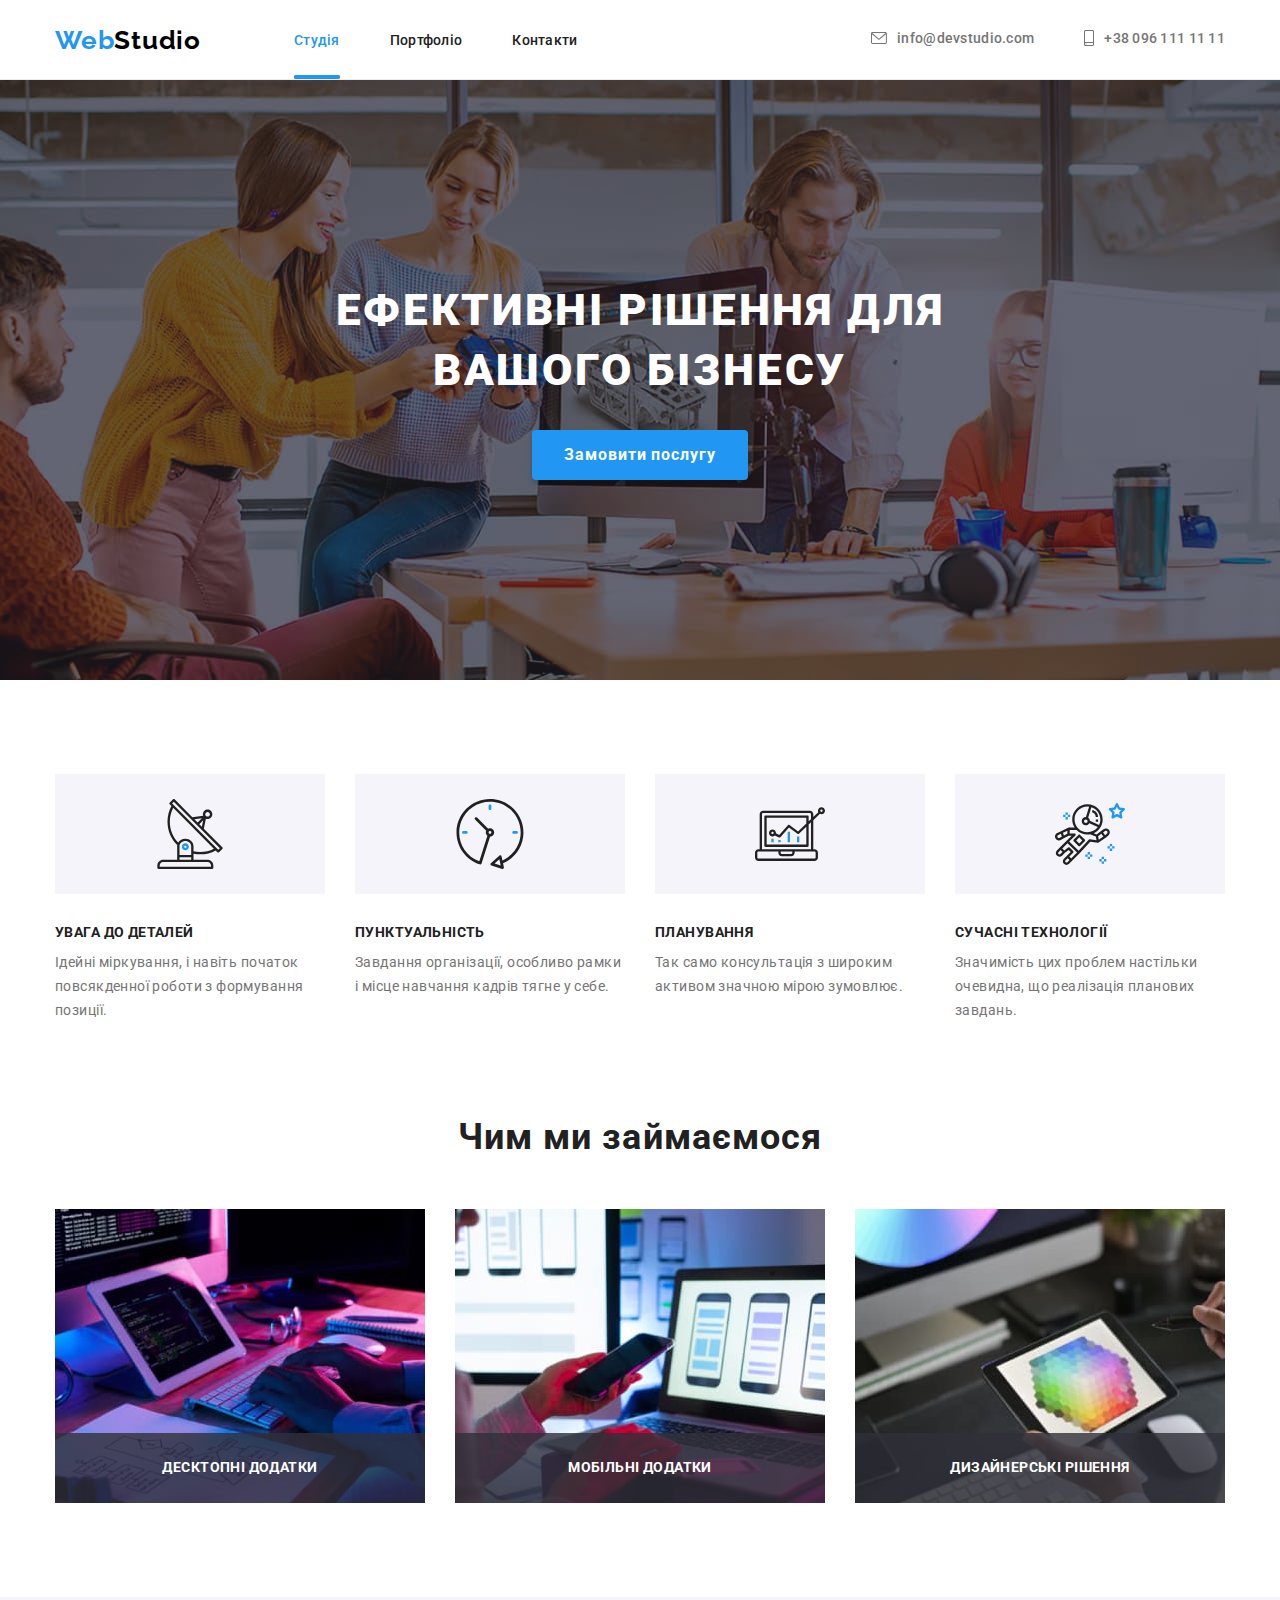
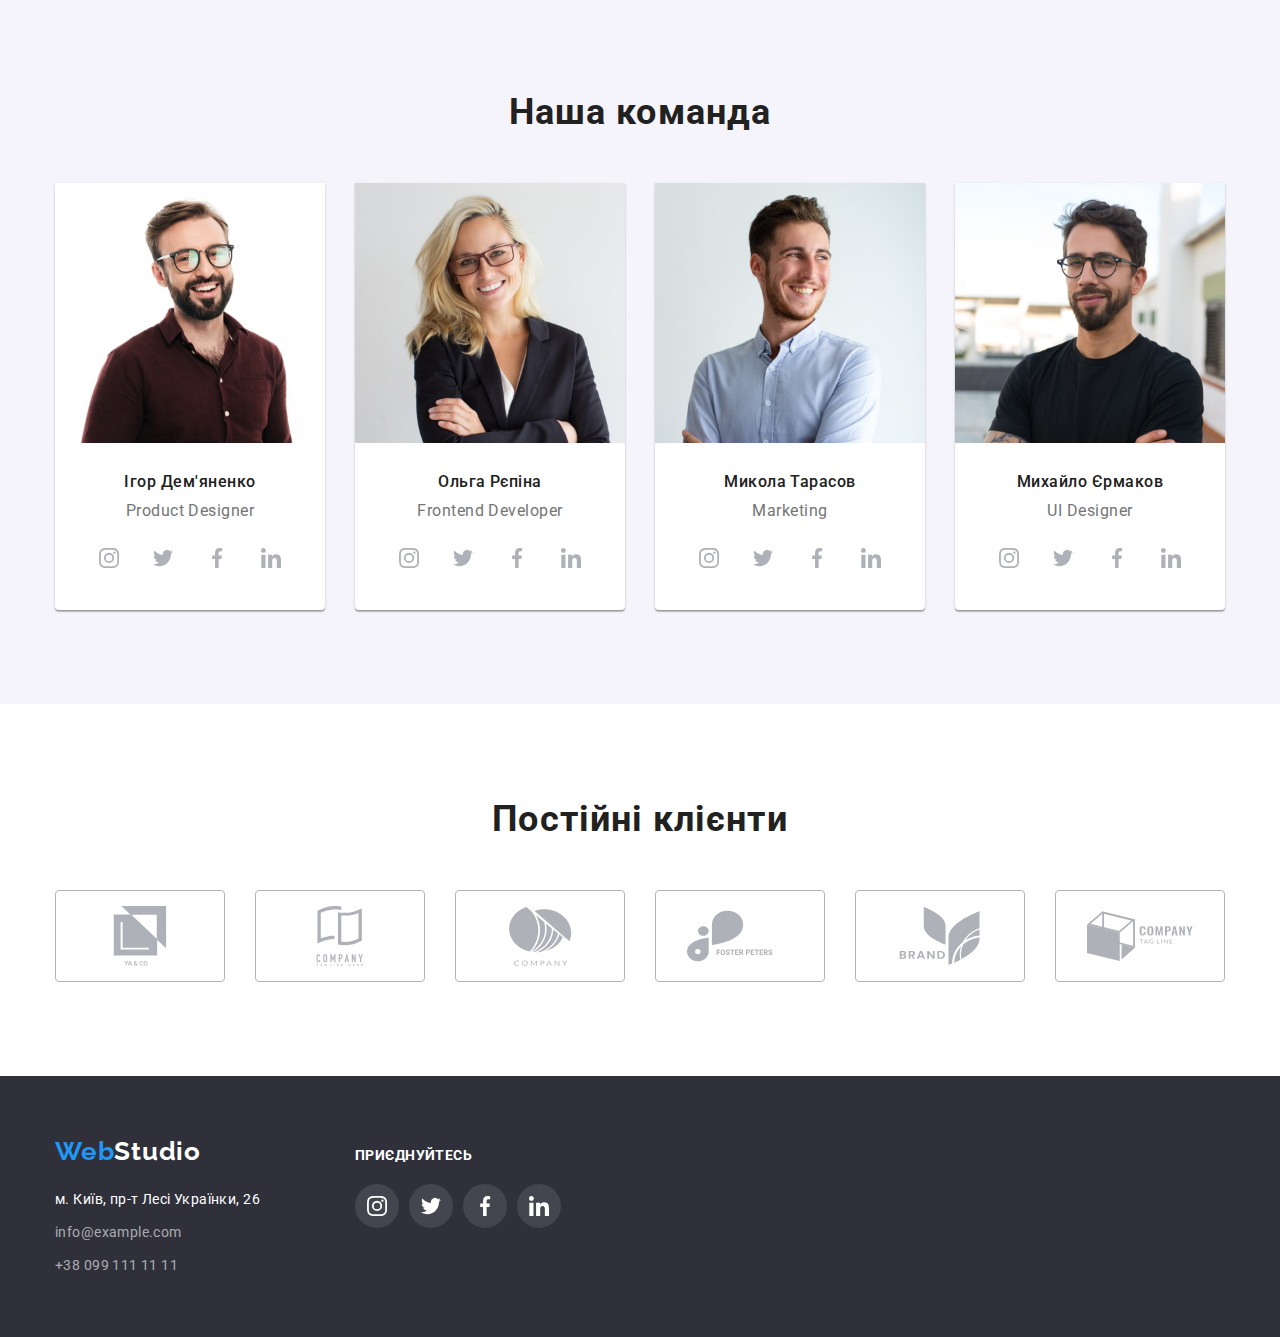
<file: index.html>
<!DOCTYPE html>
<html lang="uk">
  <head>
    <meta charset="UTF-8" />
    <meta http-equiv="X-UA-Compatible" content="IE=edge" />
    <meta name="viewport" content="width=device-width, initial-scale=1.0" />
    <title>Cтудія</title>
    <link
      href="https://fonts.googleapis.com/css2?family=Raleway:wght@700&family=Roboto:wght@400;500;700;900&display=swap"
      rel="stylesheet"
    />
    <link
      rel="stylesheet"
      href="https://cdnjs.cloudflare.com/ajax/libs/modern-normalize/1.0.0/modern-normalize.min.css"
    />
    <link rel="stylesheet" href="./css/styles.css" />
  </head>
  <body>
    <header class="page-header">
      <div class="container main-nav">
        <nav class="main-nav">
          <a href="./index.html" class="logo link"> <span class="accent">Web</span>Studio </a>

          <ul class="site-nav list">
            <li class="nav-list-item current">
              <a href="./index.html" class="site-nav-link link current">Студія</a>
            </li>
            <li class="nav-list-item">
              <a href="./portfolio.html" class="site-nav-link link">Портфоліо</a>
            </li>
            <li class="nav-list-item"><a href="" class="site-nav-link link">Контакти</a></li>
          </ul>
        </nav>

        <ul class="contacts-list list">
          <li class="contacts-list-item">
            <a href="mailto:info@devstudio.com" class="contacts-link link">
              <svg class="icon-contacts" width="16" height="12">
                <use href="./images/icons.svg#envelope"></use>
              </svg>
              info@devstudio.com
            </a>
          </li>
          <li class="contacts-list-item">
            <a href="tel:+380961111111" class="contacts-link link">
              <svg class="icon-contacts" width="10" height="16">
                <use href="./images/icons.svg#phone"></use>
              </svg>
              +38 096 111 11 11
            </a>
          </li>
        </ul>
      </div>
    </header>
    <main>
      <section class="section-hero">
        <div class="container">
          <h1 class="hero-title">Ефективні рішення для вашого бізнесу</h1>
          <button type="button" class="button" data-modal-open>Замовити послугу</button>
        </div>
      </section>

      <section class="section">
        <div class="container">
          <h2 class="visually-hidden">Особливості</h2>

          <ul class="feature-list list">
            <li class="feature-list-item">
              <div class="icon-container">
                <svg width="70" height="70">
                  <use href="./images/icons.svg#antenna"></use>
                </svg>
              </div>
              <h3 class="feature-list-title">Увага до деталей</h3>
              <p class="feature-list-text">
                Ідейні міркування, і навіть початок повсякденної роботи з формування позиції.
              </p>
            </li>
            <li class="feature-list-item">
              <div class="icon-container">
                <svg width="70" height="70">
                  <use href="./images/icons.svg#clock"></use>
                </svg>
              </div>
              <h3 class="feature-list-title">Пунктуальність</h3>
              <p class="feature-list-text">
                Завдання організації, особливо рамки і місце навчання кадрів тягне у себе.
              </p>
            </li>
            <li class="feature-list-item">
              <div class="icon-container">
                <svg width="70" height="70">
                  <use href="./images/icons.svg#diagram"></use>
                </svg>
              </div>
              <h3 class="feature-list-title">Планування</h3>
              <p class="feature-list-text">
                Так само консультація з широким активом значною мірою зумовлює.
              </p>
            </li>
            <li class="feature-list-item">
              <div class="icon-container">
                <svg width="70" height="70">
                  <use href="./images/icons.svg#astronaut"></use>
                </svg>
              </div>
              <h3 class="feature-list-title">Сучасні технології</h3>
              <p class="feature-list-text">
                Значимість цих проблем настільки очевидна, що реалізація планових завдань.
              </p>
            </li>
          </ul>
        </div>
      </section>

      <section class="section section-doing">
        <div class="container">
          <h2 class="section-title">Чим ми займаємося</h2>

          <ul class="doing-list list">
            <li class="doing-list-item">
              <img src="./images/main/box1.jpg" alt="Розробка веб-сторінок" width="370" />
              <h3 class="doing-list-title">Десктопні додатки</h3>
            </li>
            <li class="doing-list-item">
              <img src="./images/main/box2.jpg" alt="Адаптиви" width="370" />
              <h3 class="doing-list-title">Мобільні додатки</h3>
            </li>
            <li class="doing-list-item">
              <img src="./images/main/box3.jpg" alt="Дизайн" width="370" />
              <h3 class="doing-list-title">Дизайнерські рішення</h3>
            </li>
          </ul>
        </div>
      </section>

      <section class="section gray">
        <div class="container">
          <h2 class="section-title">Наша команда</h2>

          <ul class="team-list list">
            <li class="team-card">
              <img src="./images/main/team-card-one.jpg" alt="" width="270" />
              <div class="team-text-container">
                <h3 class="team-title">Ігор Дем'яненко</h3>
                <p class="team-text">Product Designer</p>
                <ul class="social-list list">
                  <li class="social-item">
                    <a
                      href="https://instagram.com"
                      target="_blank"
                      rel="nofollow noopener noreferrer"
                      class="social-link"
                    >
                      <svg class="social-icon" width="20" height="20">
                        <use href="./images/icons.svg#instagram"></use>
                      </svg>
                    </a>
                  </li>
                  <li class="social-item">
                    <a
                      href="https://twitter.com/"
                      target="_blank"
                      rel="nofollow noopener noreferrer"
                      class="social-link"
                    >
                      <svg class="social-icon" width="20" height="20">
                        <use href="./images/icons.svg#twitter"></use>
                      </svg>
                    </a>
                  </li>
                  <li class="social-item">
                    <a
                      href="https://www.facebook.com/"
                      target="_blank"
                      rel="nofollow noopener noreferrer"
                      class="social-link"
                    >
                      <svg class="social-icon" width="20" height="20">
                        <use href="./images/icons.svg#facebook"></use>
                      </svg>
                    </a>
                  </li>
                  <li class="social-item">
                    <a
                      href="https://www.linkedin.com/"
                      target="_blank"
                      rel="nofollow noopener noreferrer"
                      class="social-link"
                    >
                      <svg class="social-icon" width="20" height="20">
                        <use href="./images/icons.svg#linkedin"></use>
                      </svg>
                    </a>
                  </li>
                </ul>
              </div>
            </li>
            <li class="team-card">
              <img src="./images/main/team-card-two.jpg" alt="" width="270" />
              <div class="team-text-container">
                <h3 class="team-title">Ольга Рєпіна</h3>
                <p class="team-text">Frontend Developer</p>
                <ul class="social-list list">
                  <li class="social-item">
                    <a
                      href="https://instagram.com"
                      target="_blank"
                      rel="nofollow noopener noreferrer"
                      class="social-link"
                    >
                      <svg class="social-icon" width="20" height="20">
                        <use href="./images/icons.svg#instagram"></use>
                      </svg>
                    </a>
                  </li>
                  <li class="social-item">
                    <a
                      href="https://twitter.com/"
                      target="_blank"
                      rel="nofollow noopener noreferrer"
                      class="social-link"
                    >
                      <svg class="social-icon" width="20" height="20">
                        <use href="./images/icons.svg#twitter"></use>
                      </svg>
                    </a>
                  </li>
                  <li class="social-item">
                    <a
                      href="https://www.facebook.com/"
                      target="_blank"
                      rel="nofollow noopener noreferrer"
                      class="social-link"
                    >
                      <svg class="social-icon" width="20" height="20">
                        <use href="./images/icons.svg#facebook"></use>
                      </svg>
                    </a>
                  </li>
                  <li class="social-item">
                    <a
                      href="https://www.linkedin.com/"
                      target="_blank"
                      rel="nofollow noopener noreferrer"
                      class="social-link"
                    >
                      <svg class="social-icon" width="20" height="20">
                        <use href="./images/icons.svg#linkedin"></use>
                      </svg>
                    </a>
                  </li>
                </ul>
              </div>
            </li>
            <li class="team-card">
              <img src="./images/main/team-card-three.jpg" alt="" width="270" />
              <div class="team-text-container">
                <h3 class="team-title">Микола Тарасов</h3>
                <p class="team-text">Marketing</p>
                <ul class="social-list list">
                  <li class="social-item">
                    <a
                      href="https://instagram.com"
                      target="_blank"
                      rel="nofollow noopener noreferrer"
                      class="social-link"
                    >
                      <svg class="social-icon" width="20" height="20">
                        <use href="./images/icons.svg#instagram"></use>
                      </svg>
                    </a>
                  </li>
                  <li class="social-item">
                    <a
                      href="https://twitter.com/"
                      target="_blank"
                      rel="nofollow noopener noreferrer"
                      class="social-link"
                    >
                      <svg class="social-icon" width="20" height="20">
                        <use href="./images/icons.svg#twitter"></use>
                      </svg>
                    </a>
                  </li>
                  <li class="social-item">
                    <a
                      href="https://www.facebook.com/"
                      target="_blank"
                      rel="nofollow noopener noreferrer"
                      class="social-link"
                    >
                      <svg class="social-icon" width="20" height="20">
                        <use href="./images/icons.svg#facebook"></use>
                      </svg>
                    </a>
                  </li>
                  <li class="social-item">
                    <a
                      href="https://www.linkedin.com/"
                      target="_blank"
                      rel="nofollow noopener noreferrer"
                      class="social-link"
                    >
                      <svg class="social-icon" width="20" height="20">
                        <use href="./images/icons.svg#linkedin"></use>
                      </svg>
                    </a>
                  </li>
                </ul>
              </div>
            </li>
            <li class="team-card">
              <img src="./images/main/team-card-four.jpg" alt="" width="270" />
              <div class="team-text-container">
                <h3 class="team-title">Михайло Єрмаков</h3>
                <p class="team-text">UI Designer</p>
                <ul class="social-list list">
                  <li class="social-item">
                    <a
                      href="https://instagram.com"
                      target="_blank"
                      rel="nofollow noopener noreferrer"
                      class="social-link"
                    >
                      <svg class="social-icon" width="20" height="20">
                        <use href="./images/icons.svg#instagram"></use>
                      </svg>
                    </a>
                  </li>
                  <li class="social-item">
                    <a
                      href="https://twitter.com/"
                      target="_blank"
                      rel="nofollow noopener noreferrer"
                      class="social-link"
                    >
                      <svg class="social-icon" width="20" height="20">
                        <use href="./images/icons.svg#twitter"></use>
                      </svg>
                    </a>
                  </li>
                  <li class="social-item">
                    <a
                      href="https://www.facebook.com/"
                      target="_blank"
                      rel="nofollow noopener noreferrer"
                      class="social-link"
                    >
                      <svg class="social-icon" width="20" height="20">
                        <use href="./images/icons.svg#facebook"></use>
                      </svg>
                    </a>
                  </li>
                  <li class="social-item">
                    <a
                      href="https://www.linkedin.com/"
                      target="_blank"
                      rel="nofollow noopener noreferrer"
                      class="social-link"
                    >
                      <svg class="social-icon" width="20" height="20">
                        <use href="./images/icons.svg#linkedin"></use>
                      </svg>
                    </a>
                  </li>
                </ul>
              </div>
            </li>
          </ul>
        </div>
      </section>

      <section class="section">
        <div class="container">
          <h2 class="section-title">Постійні клієнти</h2>
          <ul class="partner-list list">
            <li class="partner-item">
              <a href="" class="partner-link">
                <svg class="social-icon" width="106" height="60">
                  <use href="./images/icons.svg#client1"></use>
                </svg>
              </a>
            </li>
            <li class="partner-item">
              <a href="" class="partner-link">
                <svg class="social-icon" width="106" height="60">
                  <use href="./images/icons.svg#client2"></use>
                </svg>
              </a>
            </li>
            <li class="partner-item">
              <a href="" class="partner-link">
                <svg class="social-icon" width="106" height="60">
                  <use href="./images/icons.svg#client3"></use>
                </svg>
              </a>
            </li>
            <li class="partner-item">
              <a href="" class="partner-link">
                <svg class="social-icon" width="106" height="60">
                  <use href="./images/icons.svg#client4"></use>
                </svg>
              </a>
            </li>
            <li class="partner-item">
              <a href="" class="partner-link">
                <svg class="social-icon" width="106" height="60">
                  <use href="./images/icons.svg#client5"></use>
                </svg>
              </a>
            </li>
            <li class="partner-item">
              <a href="" class="partner-link">
                <svg class="social-icon" width="106" height="60">
                  <use href="./images/icons.svg#client6"></use>
                </svg>
              </a>
            </li>
          </ul>
        </div>
      </section>
    </main>

    <footer class="page-footer">
      <div class="container footer-container">
        <div class="address-container">
          <a href="./index.html" class="logo-footer link">
            <span class="accent">Web</span>Studio
          </a>

          <address>
            <ul class="list">
              <li class="list-item">
                <a
                  href="https://www.google.com/maps/place/%D0%B1%D1%83%D0%BB.+%D0%9B%D0%B5%D1%81%D0%B8+%D0%A3%D0%BA%D1%80%D0%B0%D0%B8%D0%BD%D0%BA%D0%B8,+26,+%D0%9A%D0%B8%D0%B5%D0%B2,+%D0%A3%D0%BA%D1%80%D0%B0%D0%B8%D0%BD%D0%B0,+02000/@50.4265807,30.5383858,17z/data=!3m1!4b1!4m5!3m4!1s0x40d4cf0e033ecbe9:0x57a4dffefec77da0!8m2!3d50.4265807!4d30.5383858"
                  class="address"
                >
                  м. Київ, пр-т Лесі Українки, 26
                </a>
              </li>
              <li class="list-item">
                <a href="mailto:info@example.com" class="address-contacts-link link"
                  >info@example.com</a
                >
              </li>
              <li class="list-item">
                <a href="tel:+380991111111" class="address-contacts-link link">+38 099 111 11 11</a>
              </li>
            </ul>
          </address>
        </div>
        <div class="social-links-container">
          <p class="social-text">Приєднуйтесь</p>
          <ul class="social-list list">
            <li class="social-item">
              <a
                href="https://instagram.com"
                target="_blank"
                rel="nofollow noopener noreferrer"
                class="social-link company-social-link"
              >
                <svg class="footer-social-icon social-icon" width="20" height="20">
                  <use href="./images/icons.svg#instagram"></use>
                </svg>
              </a>
            </li>
            <li class="social-item">
              <a
                href="https://twitter.com/"
                target="_blank"
                rel="nofollow noopener noreferrer"
                class="social-link company-social-link"
              >
                <svg class="footer-social-icon social-icon" width="20" height="20">
                  <use href="./images/icons.svg#twitter"></use>
                </svg>
              </a>
            </li>
            <li class="social-item">
              <a
                href="https://www.facebook.com/"
                target="_blank"
                rel="nofollow noopener noreferrer"
                class="social-link company-social-link"
              >
                <svg class="footer-social-icon social-icon" width="20" height="20">
                  <use href="./images/icons.svg#facebook"></use>
                </svg>
              </a>
            </li>
            <li class="social-item">
              <a
                href="https://www.linkedin.com/"
                target="_blank"
                rel="nofollow noopener noreferrer"
                class="social-link company-social-link"
              >
                <svg class="footer-social-icon social-icon" width="20" height="20">
                  <use href="./images/icons.svg#linkedin"></use>
                </svg>
              </a>
            </li>
          </ul>
        </div>
      </div>
    </footer>

    <div class="backdrop is-hidden" data-modal>
      <div class="modal">
        <button type="button" class="button-close" data-modal-close>
          <svg width="18" height="18">
            <use href="./images/icons.svg#close"></use>
          </svg>
        </button>
      </div>
    </div>
    <script src="./js/fixed-header.js"></script>
    <script src="./js/modal.js"></script>
  </body>
</html>
</file>
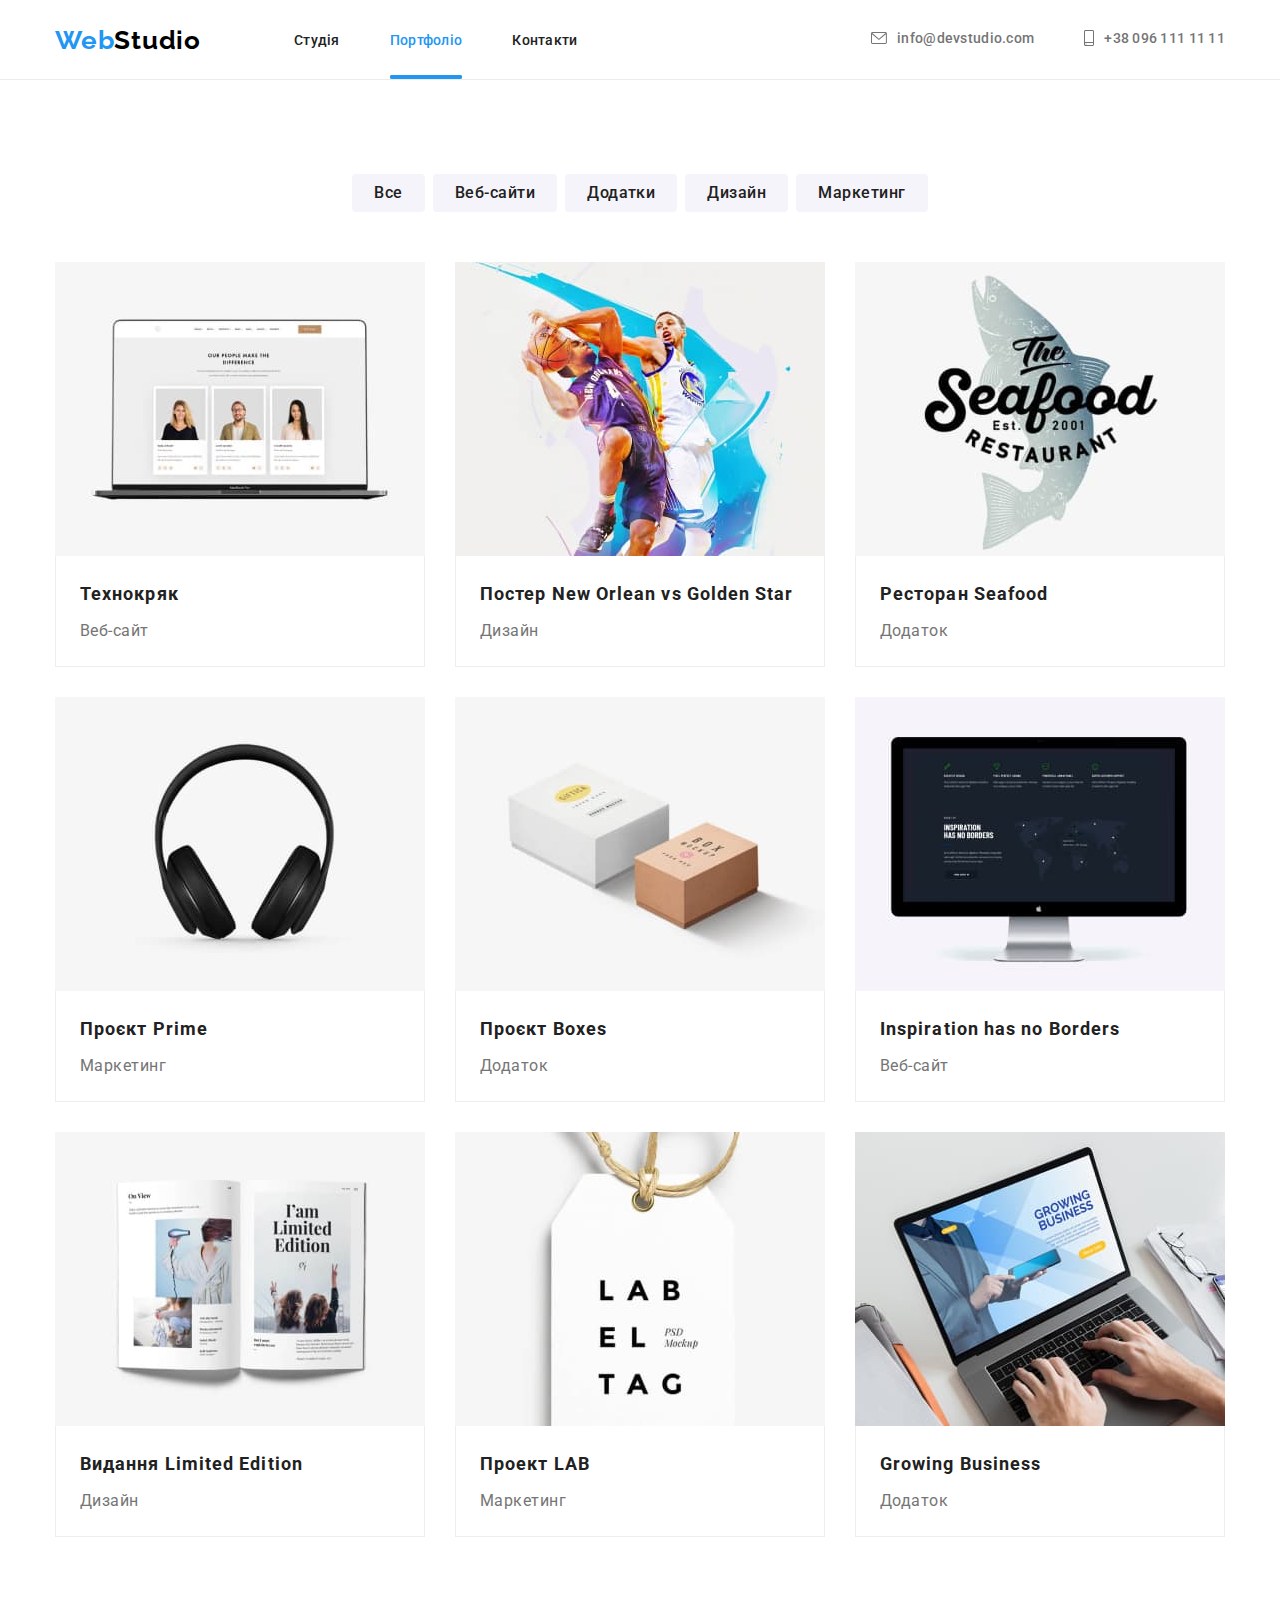
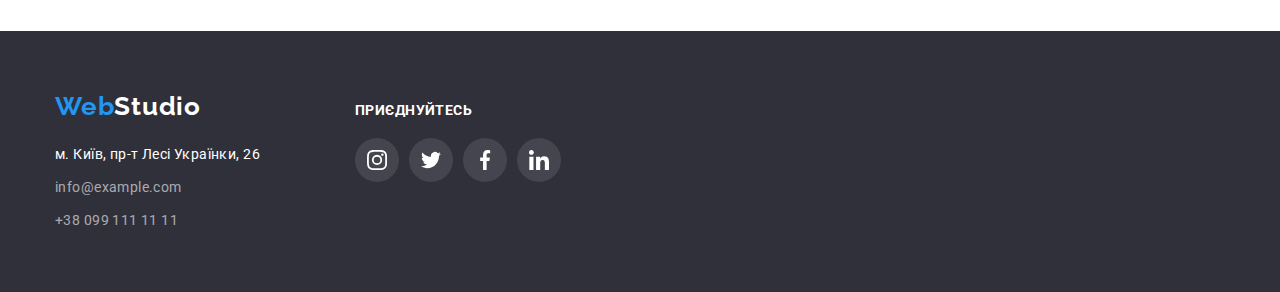
<file: portfolio.html>
<!DOCTYPE html>
<html lang="uk">
  <head>
    <meta charset="UTF-8" />
    <meta http-equiv="X-UA-Compatible" content="IE=edge" />
    <meta name="viewport" content="width=device-width, initial-scale=1.0" />
    <title>Портфоліо</title>
    <link
      href="https://fonts.googleapis.com/css2?family=Raleway:wght@700&family=Roboto:wght@400;500;700;900&display=swap"
      rel="stylesheet"
    />
    <link
      rel="stylesheet"
      href="https://cdnjs.cloudflare.com/ajax/libs/modern-normalize/1.0.0/modern-normalize.min.css"
    />
    <link rel="stylesheet" href="./css/styles.css" />
  </head>
  <body>
    <header class="page-header">
      <div class="container main-nav">
        <nav class="main-nav">
          <a href="./index.html" class="logo link"> <span class="accent">Web</span>Studio </a>

          <ul class="site-nav list">
            <li class="nav-list-item">
              <a href="./index.html" class="site-nav-link link">Студія</a>
            </li>
            <li class="nav-list-item current">
              <a href="./portfolio.html" class="site-nav-link link current">Портфоліо</a>
            </li>
            <li class="nav-list-item"><a href="" class="site-nav-link link">Контакти</a></li>
          </ul>
        </nav>

        <ul class="contacts-list list">
          <li class="contacts-list-item">
            <a href="mailto:info@devstudio.com" class="contacts-link link">
              <svg class="icon-contacts" width="16" height="12">
                <use href="./images/icons.svg#envelope"></use>
              </svg>
              info@devstudio.com
            </a>
          </li>
          <li class="contacts-list-item">
            <a href="tel:+380961111111" class="contacts-link link">
              <svg class="icon-contacts" width="10" height="16">
                <use href="./images/icons.svg#phone"></use>
              </svg>
              +38 096 111 11 11
            </a>
          </li>
        </ul>
      </div>
    </header>

    <main>
      <section class="section">
        <div class="container">
          <h1 class="visually-hidden">Портфоліо</h1>

          <ul class="sort-list list">
            <li class="sort-list-item">
              <button type="button" class="sort-list-button">Все</button>
            </li>
            <li class="sort-list-item">
              <button type="button" class="sort-list-button">Веб-сайти</button>
            </li>
            <li class="sort-list-item">
              <button type="button" class="sort-list-button">Додатки</button>
            </li>
            <li class="sort-list-item">
              <button type="button" class="sort-list-button">Дизайн</button>
            </li>
            <li class="sort-list-item">
              <button type="button" class="sort-list-button">Маркетинг</button>
            </li>
          </ul>

          <ul class="portfolio-list list">
            <li class="portfolio-card">
              <a href="" class="portfolio-link link">
                <div class="overlay">
                  <img src="./images/portfolio/project-1.jpg" alt="Технокряк" width="370" />
                  <p class="text-overlay">
                    Ресурс пропонує комплексні пропозиції з різним рівнем функціоналу та сервісів.
                    Все це дозволить відвідувачу отримати вичерпні відомості про компанію чи
                    приватну особу.
                  </p>
                </div>
                <div class="portfolio-text-container">
                  <h2 class="portfolio-title">Технокряк</h2>
                  <p class="portfolio-text">Веб-сайт</p>
                </div>
              </a>
            </li>
            <li class="portfolio-card">
              <a href="" class="portfolio-link link">
                <div class="overlay">
                  <img
                    src="./images/portfolio/project-2.jpg"
                    alt="New Orlean vs Golden Star"
                    width="370"
                  />
                  <p class="text-overlay">
                    Ресурс пропонує комплексні пропозиції з різним рівнем функціоналу та сервісів.
                    Все це дозволить відвідувачу отримати вичерпні відомості про компанію чи
                    приватну особу.
                  </p>
                </div>
                <div class="portfolio-text-container">
                  <h2 class="portfolio-title">Постер New Orlean vs Golden Star</h2>
                  <p class="portfolio-text">Дизайн</p>
                </div>
              </a>
            </li>
            <li class="portfolio-card">
              <a href="" class="portfolio-link link">
                <div class="overlay">
                  <img src="./images/portfolio/project-3.jpg" alt="Ресторан Seafood" width="370" />
                  <p class="text-overlay">
                    Ресурс пропонує комплексні пропозиції з різним рівнем функціоналу та сервісів.
                    Все це дозволить відвідувачу отримати вичерпні відомості про компанію чи
                    приватну особу.
                  </p>
                </div>
                <div class="portfolio-text-container">
                  <h2 class="portfolio-title">Ресторан Seafood</h2>
                  <p class="portfolio-text">Додаток</p>
                </div>
              </a>
            </li>
            <li class="portfolio-card">
              <a href="" class="portfolio-link link">
                <div class="overlay">
                  <img src="./images/portfolio/project-4.jpg" alt="Проєкт Prime" width="370" />
                  <p class="text-overlay">
                    Ресурс пропонує комплексні пропозиції з різним рівнем функціоналу та сервісів.
                    Все це дозволить відвідувачу отримати вичерпні відомості про компанію чи
                    приватну особу.
                  </p>
                </div>
                <div class="portfolio-text-container">
                  <h2 class="portfolio-title">Проєкт Prime</h2>
                  <p class="portfolio-text">Маркетинг</p>
                </div>
              </a>
            </li>
            <li class="portfolio-card">
              <a href="" class="portfolio-link link">
                <div class="overlay">
                  <img src="./images/portfolio/project-5.jpg" alt="Проєкт Boxes" width="370" />
                  <p class="text-overlay">
                    Ресурс пропонує комплексні пропозиції з різним рівнем функціоналу та сервісів.
                    Все це дозволить відвідувачу отримати вичерпні відомості про компанію чи
                    приватну особу.
                  </p>
                </div>
                <div class="portfolio-text-container">
                  <h2 class="portfolio-title">Проєкт Boxes</h2>
                  <p class="portfolio-text">Додаток</p>
                </div>
              </a>
            </li>
            <li class="portfolio-card">
              <a href="" class="portfolio-link link">
                <div class="overlay">
                  <img
                    src="./images/portfolio/project-6.jpg"
                    alt="Inspiration has no Borders"
                    width="370"
                  />
                  <p class="text-overlay">
                    Ресурс пропонує комплексні пропозиції з різним рівнем функціоналу та сервісів.
                    Все це дозволить відвідувачу отримати вичерпні відомості про компанію чи
                    приватну особу.
                  </p>
                </div>
                <div class="portfolio-text-container">
                  <h2 class="portfolio-title">Inspiration has no Borders</h2>
                  <p class="portfolio-text">Веб-сайт</p>
                </div>
              </a>
            </li>
            <li class="portfolio-card">
              <a href="" class="portfolio-link link">
                <div class="overlay">
                  <img
                    src="./images/portfolio/project-7.jpg"
                    alt="Видання Limited Edition"
                    width="370"
                  />
                  <p class="text-overlay">
                    Ресурс пропонує комплексні пропозиції з різним рівнем функціоналу та сервісів.
                    Все це дозволить відвідувачу отримати вичерпні відомості про компанію чи
                    приватну особу.
                  </p>
                </div>
                <div class="portfolio-text-container">
                  <h2 class="portfolio-title">Видання Limited Edition</h2>
                  <p class="portfolio-text">Дизайн</p>
                </div>
              </a>
            </li>
            <li class="portfolio-card">
              <a href="" class="portfolio-link link">
                <div class="overlay">
                  <img src="./images/portfolio/project-8.jpg" alt="Проект LAB" width="370" />
                  <p class="text-overlay">
                    Ресурс пропонує комплексні пропозиції з різним рівнем функціоналу та сервісів.
                    Все це дозволить відвідувачу отримати вичерпні відомості про компанію чи
                    приватну особу.
                  </p>
                </div>
                <div class="portfolio-text-container">
                  <h2 class="portfolio-title">Проект LAB</h2>
                  <p class="portfolio-text">Маркетинг</p>
                </div>
              </a>
            </li>
            <li class="portfolio-card">
              <a href="" class="portfolio-link link">
                <div class="overlay">
                  <img src="./images/portfolio/project-9.jpg" alt="Growing Business" width="370" />
                  <p class="text-overlay">
                    Ресурс пропонує комплексні пропозиції з різним рівнем функціоналу та сервісів.
                    Все це дозволить відвідувачу отримати вичерпні відомості про компанію чи
                    приватну особу.
                  </p>
                </div>
                <div class="portfolio-text-container">
                  <h2 class="portfolio-title">Growing Business</h2>
                  <p class="portfolio-text">Додаток</p>
                </div>
              </a>
            </li>
          </ul>
        </div>
      </section>
    </main>

    <footer class="page-footer">
      <div class="container footer-container">
        <div class="address-container">
          <a href="./index.html" class="logo-footer link">
            <span class="accent">Web</span>Studio
          </a>

          <address>
            <ul class="list">
              <li class="list-item">
                <a
                  href="https://www.google.com/maps/place/%D0%B1%D1%83%D0%BB.+%D0%9B%D0%B5%D1%81%D0%B8+%D0%A3%D0%BA%D1%80%D0%B0%D0%B8%D0%BD%D0%BA%D0%B8,+26,+%D0%9A%D0%B8%D0%B5%D0%B2,+%D0%A3%D0%BA%D1%80%D0%B0%D0%B8%D0%BD%D0%B0,+02000/@50.4265807,30.5383858,17z/data=!3m1!4b1!4m5!3m4!1s0x40d4cf0e033ecbe9:0x57a4dffefec77da0!8m2!3d50.4265807!4d30.5383858"
                  class="address"
                >
                  м. Київ, пр-т Лесі Українки, 26
                </a>
              </li>
              <li class="list-item">
                <a href="mailto:info@example.com" class="address-contacts-link link"
                  >info@example.com</a
                >
              </li>
              <li class="list-item">
                <a href="tel:+380991111111" class="address-contacts-link link">+38 099 111 11 11</a>
              </li>
            </ul>
          </address>
        </div>
        <div class="social-links-container">
          <p class="social-text">Приєднуйтесь</p>
          <ul class="social-list list">
            <li class="social-item">
              <a
                href="https://instagram.com"
                target="_blank"
                rel="nofollow noopener noreferrer"
                class="social-link company-social-link"
              >
                <svg class="footer-social-icon social-icon" width="20" height="20">
                  <use href="./images/icons.svg#instagram"></use>
                </svg>
              </a>
            </li>
            <li class="social-item">
              <a
                href="https://twitter.com/"
                target="_blank"
                rel="nofollow noopener noreferrer"
                class="social-link company-social-link"
              >
                <svg class="footer-social-icon social-icon" width="20" height="20">
                  <use href="./images/icons.svg#twitter"></use>
                </svg>
              </a>
            </li>
            <li class="social-item">
              <a
                href="https://www.facebook.com/"
                target="_blank"
                rel="nofollow noopener noreferrer"
                class="social-link company-social-link"
              >
                <svg class="footer-social-icon social-icon" width="20" height="20">
                  <use href="./images/icons.svg#facebook"></use>
                </svg>
              </a>
            </li>
            <li class="social-item">
              <a
                href="https://www.linkedin.com/"
                target="_blank"
                rel="nofollow noopener noreferrer"
                class="social-link company-social-link"
              >
                <svg class="footer-social-icon social-icon" width="20" height="20">
                  <use href="./images/icons.svg#linkedin"></use>
                </svg>
              </a>
            </li>
          </ul>
        </div>
      </div>
    </footer>
    <script src="./js/fixed-header.js"></script>
  </body>
</html>
</file>
<file: css/styles.css>
:root {
  --primary-text-color: #212121;
  --secondary-text-color: #757575;
  --logo-text-color: #000000;
  --accent-color: #2196f3;

  --primary-white-color: #ffffff;
  --secondary-white-color: rgb(255, 255, 255, 0.6);
  --secondary-background: #f5f4fa;
  --dark-background: #2f303a;
  --background-hero: #c4c4c4;
  --border-primary-color: #eeeeee;
  --border-secondary-color: #ececec;
  --opacity-background-color: rgba(47, 48, 58, 0.8);
  --button-secondary-color: #188ce8;
  --box-shadow: 0px 2px 1px 0px rgba(0, 0, 0, 0.2), 0px 1px 1px 0px rgba(0, 0, 0, 0.14),
    0px 1px 3px 0px rgba(0, 0, 0, 0.12);
  --footer-link-background-color: rgba(255, 255, 255, 0.1);

  --icon-color: #afb1b8;

  --backdrop-color: rgba(0, 0, 0, 0.2);
  --overlay-background: rgba(33, 150, 243, 0.9);

  --section-indent: 94px;
  --indent: 30px;
  --transition: cubic-bezier(0.4, 0, 0.2, 1);
}

body {
  background-color: var(--primary-white-color);
  color: var(--primary-text-color);

  font-family: Roboto, sans-serif;
}

h1,
h2,
h3,
h4,
h5,
h6,
p,
ul {
  margin: 0;
}

.list {
  list-style: none;
  padding: 0;
  margin: 0;
}

.link {
  color: var(--primary-text-color);
}

img {
  display: block;
  max-width: 100%;
  height: auto;
}

.container {
  width: 1200px;
  padding-left: 15px;
  padding-right: 15px;
  margin: 0 auto;
}

/* Header */

.page-header {
  position: fixed;
  z-index: 2;
  width: 100%;
  top: 0;
  left: 0;
  height: 80px;

  border-bottom: 1px solid var(--border-secondary-color);
  background-color: var(--primary-white-color);
}

.main-nav {
  display: flex;
  align-items: center;
}

.logo,
.logo-footer {
  color: var(--logo-text-color);

  font-family: Raleway, sans-serif;
  font-weight: 700;
  font-size: 26px;
  line-height: calc(30.52 / 26);
  letter-spacing: 0.03em;

  text-decoration: none;
}

.accent {
  color: var(--accent-color);
}

.site-nav {
  display: flex;
  margin-left: 93px;
}

.nav-list-item:not(:last-child),
.contacts-list-item:not(:last-child) {
  margin-right: 50px;
}

.contacts-list {
  display: flex;
  margin-left: auto;
}

.contacts-link {
  display: inline-flex;
  align-items: center;
  color: var(--secondary-text-color);
}

.icon-contacts {
  margin-right: 10px;
  fill: currentColor;
}

.site-nav-link {
  display: block;
  padding-top: 32px;
  padding-bottom: 32px;
}

.site-nav-link,
.contacts-link {
  font-weight: 500;
  font-size: 14px;
  line-height: calc(16.41 / 14);
  letter-spacing: 0.02em;

  text-decoration: none;

  transition: color 250ms var(--transition);
}

.site-nav-link:hover,
.site-nav-link:focus,
.contacts-link:hover,
.contacts-link:focus {
  color: var(--accent-color);
}

.current {
  color: var(--accent-color);
  position: relative;
}

.current::after {
  content: '';
  display: inline-block;

  position: absolute;
  left: 0;
  bottom: 1px;

  width: 100%;
  height: 4px;
  border-radius: 2px;

  background-color: var(--accent-color);
}

/* Section-hero */

.section-hero {
  text-align: center;
  padding: 200px 0;

  max-width: 1600px;
  height: 600px;
  margin-left: auto;
  margin-right: auto;

  background-color: var(--background-hero);
  background-image: linear-gradient(to right, rgba(47, 48, 58, 0.4), rgba(47, 48, 58, 0.4)),
    url('../images/main/hero.jpg');

  background-repeat: no-repeat;
  background-position: center;
  background-size: cover;
}

.hero-title {
  color: var(--primary-white-color);

  font-weight: 900;
  font-size: 44px;
  line-height: calc(60 / 44);
  letter-spacing: 0.06em;
  text-transform: uppercase;
  width: 696px;

  margin-left: auto;
  margin-right: auto;
  margin-bottom: var(--indent);
}

.button {
  display: inline-block;
  border-radius: 4px;
  border-width: 0;
  padding: 10px 32px;
  min-width: 216px;

  background-color: var(--accent-color);
  color: var(--primary-white-color);
  box-shadow: 0px 4px 4px rgba(0, 0, 0, 0.15);

  font-family: inherit;
  font-weight: 700;
  font-size: 16px;
  line-height: calc(30 / 16);
  letter-spacing: 0.06em;
  text-align: center;
  cursor: pointer;

  transition: background-color 250ms var(--transition);
}

.button:hover,
.button:focus {
  background-color: var(--button-secondary-color);
}

/* Other sections*/

.section {
  padding: var(--section-indent) 0;
}

.section-title {
  font-weight: 700;
  font-size: 36px;
  line-height: calc(42.19 / 36);
  text-align: center;
  letter-spacing: 0.03em;

  margin-bottom: 50px;
}

.visually-hidden {
  /*Specially class-pattern that hidden headers*/
  position: absolute;
  white-space: nowrap;
  width: 1px;
  height: 1px;
  overflow: hidden;
  border: 0;
  padding: 0;
  clip: rect(0 0 0 0);
  clip-path: inset(50%);
  margin: -1px;
}

/* Features section */

.feature-list {
  display: flex;
  gap: var(--indent);
}

.feature-list-item {
  width: 270px;
}

.icon-container {
  display: flex;
  justify-content: center;
  align-items: center;
  margin-bottom: var(--indent);
  height: 120px;

  background: var(--secondary-background);
}

/* feature-list section, doing-list section and team section*/

.feature-list-title {
  font-weight: 700;
  font-size: 14px;
  line-height: calc(16.41 / 14);
  text-transform: uppercase;
  letter-spacing: 0.03em;

  margin-bottom: 10px;
}

.feature-list-text {
  color: var(--secondary-text-color);

  font-size: 14px;
  line-height: calc(24 / 14);
  letter-spacing: 0.03em;
}

/* Our doing section */

.section-doing {
  padding-top: 0;
}

.doing-list {
  display: flex;
  gap: var(--indent);
}

.doing-list-item {
  position: relative;
}

.doing-list-title {
  display: flex;
  justify-content: center;
  align-items: center;
  height: 70px;
  width: 100%;
  position: absolute;
  bottom: 0;

  font-weight: 700;
  font-size: 14px;
  line-height: calc(16.41 / 14);
  letter-spacing: 0.03em;
  text-transform: uppercase;

  background-color: var(--opacity-background-color);
  color: var(--primary-white-color);
}

/* Team section */

.section.gray {
  background-color: var(--secondary-background);
}

.team-list {
  display: flex;
  gap: var(--indent);
}

.team-card {
  background-color: var(--primary-white-color);
  border-radius: 0px 0px 4px 4px;
  box-shadow: 0px 1px 3px rgba(0, 0, 0, 0.12), 0px 1px 1px rgba(0, 0, 0, 0.14),
    0px 2px 1px rgba(0, 0, 0, 0.2);
}

.team-text-container {
  text-align: center;
  padding: var(--indent) 0;
}

.team-title {
  font-weight: 500;
  font-size: 16px;
  line-height: calc(18.75 / 16);
  letter-spacing: 0.03em;

  margin-bottom: 10px;
}

.team-text {
  margin-bottom: 16px;
  color: var(--secondary-text-color);

  font-size: 16px;
  line-height: calc(18.75 / 16);
  letter-spacing: 0.03em;
}

.social-list {
  display: flex;
  gap: 10px;
  justify-content: center;
}

/* team-social-link and company-social-link-footer */
.social-link {
  display: flex;
  justify-content: center;
  align-items: center;
  width: 44px;
  height: 44px;
  border-radius: 50%;
  color: var(--icon-color);

  transition: color 250ms var(--transition), background-color 250ms var(--transition);
}

.social-icon {
  fill: currentColor;
}

/* team social-link hover and company-social-link hover */

.social-link:hover,
.social-link:focus {
  background-color: var(--accent-color);
  color: var(--primary-white-color);
}

/* Partner section */

.partner-list {
  display: flex;
  justify-content: space-between;
}

.partner-link {
  display: inline-flex;
  justify-content: center;
  align-items: center;
  width: 170px;
  height: 92px;
  border: 1px solid var(--icon-color);
  border-radius: 4px;

  color: var(--icon-color);

  transition: color 250ms var(--transition), border-color 250ms var(--transition);
}

.partner-link:hover,
.partner-link:focus {
  border-color: var(--accent-color);
  color: var(--accent-color);
}

/* Footer */

.page-footer {
  background-color: var(--dark-background);
  padding: 60px 0;
}

.footer-container {
  display: flex;
  align-items: baseline;
}

.address-container {
  margin-right: 95px;
}

.logo-footer {
  display: inline-block;

  color: var(--primary-white-color);

  margin-bottom: 20px;
}

.address,
.address-contacts-link {
  color: var(--secondary-white-color);

  font-style: normal;
  font-size: 14px;
  line-height: calc(24 / 14);
  letter-spacing: 0.03em;

  text-decoration: none;

  transition: color 250ms var(--transition);
}

address .list {
  display: flex;
  flex-direction: column;
  gap: 9px;
}

.address {
  color: var(--primary-white-color);
}

.address .item {
  display: flex;
  flex-direction: column;
  gap: 9px;
}

.address:hover,
.address:focus,
.address-contacts-link:hover,
.address-contacts-link:focus {
  color: var(--accent-color);
}

/* Company social links container */

.social-text {
  margin-bottom: 20px;

  font-weight: 700;
  font-size: 14px;
  line-height: calc(16.41 / 14);
  letter-spacing: 0.03em;
  text-transform: uppercase;
  color: var(--primary-white-color);
}

.company-social-link {
  color: var(--primary-white-color);
  background-color: var(--footer-link-background-color);
}

/* Modal window */

.backdrop {
  position: fixed;
  top: 0;
  left: 0;
  width: 100%;
  height: 100%;
  opacity: 1;
  z-index: 3;

  background-color: var(--backdrop-color);

  transition: opacity 500ms var(--transition), visibility 500ms var(--transition);
}

.is-hidden {
  visibility: hidden;
  opacity: 0;
  pointer-events: none;
}

.is-hidden .modal {
  opacity: 0;
  transform: translate(-50%, -50%) scale(0);
}

.modal {
  position: absolute;
  top: 50%;
  left: 50%;
  min-width: 528px;
  min-height: 581px;
  border-radius: 4px;

  opacity: 1;
  transform: translate(-50%, -50%) scale(1);

  background-color: var(--primary-white-color);
  box-shadow: 0px 1px 3px rgba(0, 0, 0, 0.12), 0px 1px 1px rgba(0, 0, 0, 0.14),
    0px 2px 1px rgba(0, 0, 0, 0.2);

  transition: transform 250ms var(--transition), opacity 250ms var(--transition);
}

.button-close {
  position: absolute;
  top: 8px;
  right: 8px;

  display: flex;
  justify-content: center;
  align-items: center;
  width: var(--indent);
  height: var(--indent);

  border-radius: 50%;
  border: 1px solid rgba(0, 0, 0, 0.1);

  background-color: var(--primary-white-color);

  cursor: pointer;
}

/* Styles for portfolio.html */

.sort-list {
  display: flex;
  justify-content: center;
  margin-bottom: 50px;
  gap: 8px;
}

.sort-list-button {
  padding: 6px 22px;

  background-color: var(--secondary-background);
  color: var(--primary-text-color);
  border-width: 0;
  border-radius: 4px;

  font-family: inherit;
  font-weight: 500;
  font-size: 16px;
  line-height: calc(26 / 16);
  letter-spacing: 0.03em;

  cursor: pointer;

  transition: background-color 250ms var(--transition), color 250ms var(--transition),
    box-shadow 250ms var(--transition);
}

.sort-list-button:hover,
.sort-list-button:focus {
  background-color: var(--accent-color);
  color: var(--primary-white-color);
  box-shadow: 0px 3px 1px rgba(0, 0, 0, 0.1), 0px 1px 2px rgba(0, 0, 0, 0.08),
    0px 2px 2px rgba(0, 0, 0, 0.12);
}

/* Portfolio list */

.portfolio-list {
  display: flex;
  flex-wrap: wrap;
  gap: var(--indent);
}

.portfolio-link {
  display: inline-block;
  text-decoration: none;

  transition: box-shadow 250ms var(--transition);
}

.portfolio-link:hover,
.portfolio-link:focus {
  box-shadow: 4px 4px 6px rgb(0 0 0 / 12%), 2px 1px 5px rgb(0 0 0 / 14%),
    5px 3px 7px rgb(0 0 0 / 20%);
}

.portfolio-link:hover .text-overlay,
.portfolio-link:focus .text-overlay {
  transform: translateY(0);
}

.overlay {
  position: relative;
  overflow: hidden;
}

.text-overlay {
  position: absolute;
  bottom: 0;
  left: 0;
  width: 100%;
  height: 100%;

  padding: 63px 24px;

  font-size: 18px;
  line-height: calc(28 / 18);
  letter-spacing: 0.03em;

  color: var(--primary-white-color);
  background-color: var(--overlay-background);

  transform: translateY(101%);
  transition: transform 250ms var(--transition);
}

.portfolio-text-container {
  padding: 20px 24px;
  border-right: 1px solid var(--border-primary-color);
  border-bottom: 1px solid var(--border-primary-color);
  border-left: 1px solid var(--border-primary-color);
}

.portfolio-title {
  font-weight: 700;
  font-size: 18px;
  line-height: calc(36 / 18);
  letter-spacing: 0.06em;

  margin-bottom: 4px;
}

.portfolio-text {
  color: var(--secondary-text-color);

  font-size: 16px;
  line-height: calc(30 / 16);
  letter-spacing: 0.03em;
}
</file>
